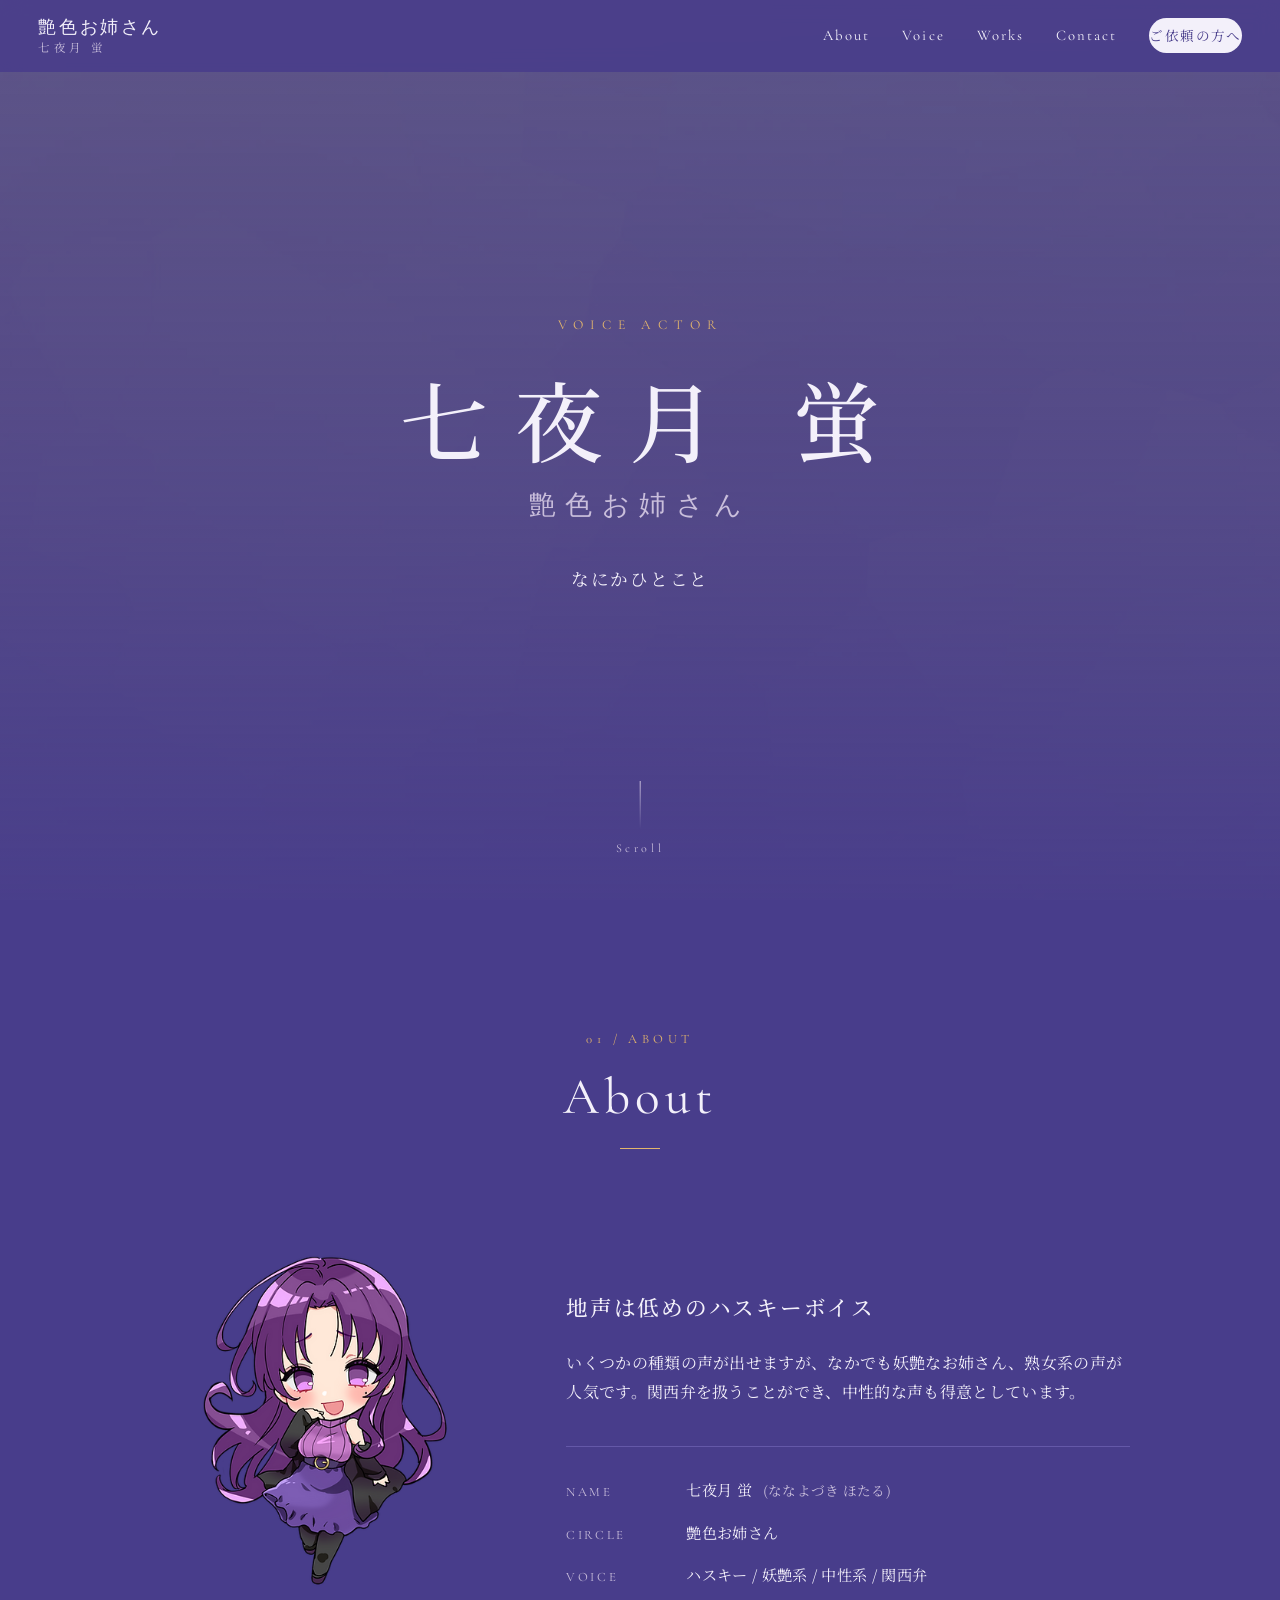
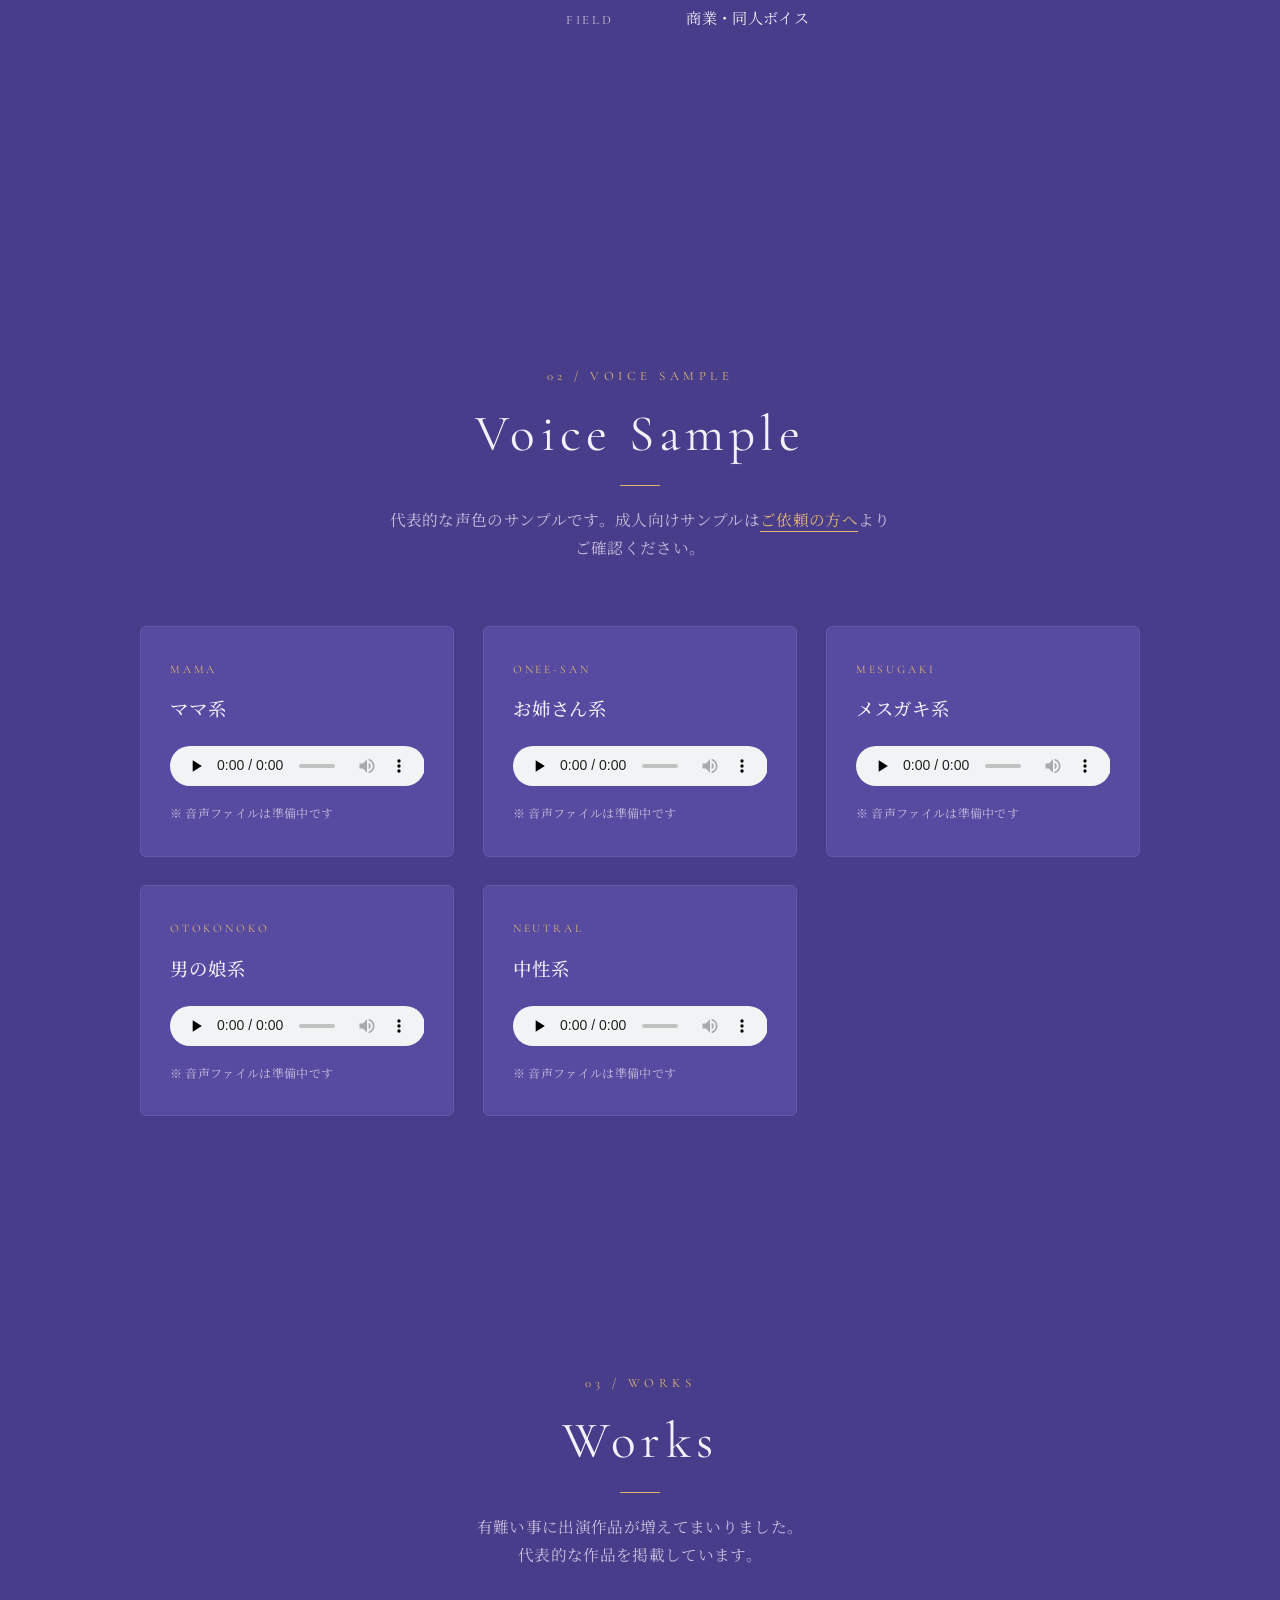
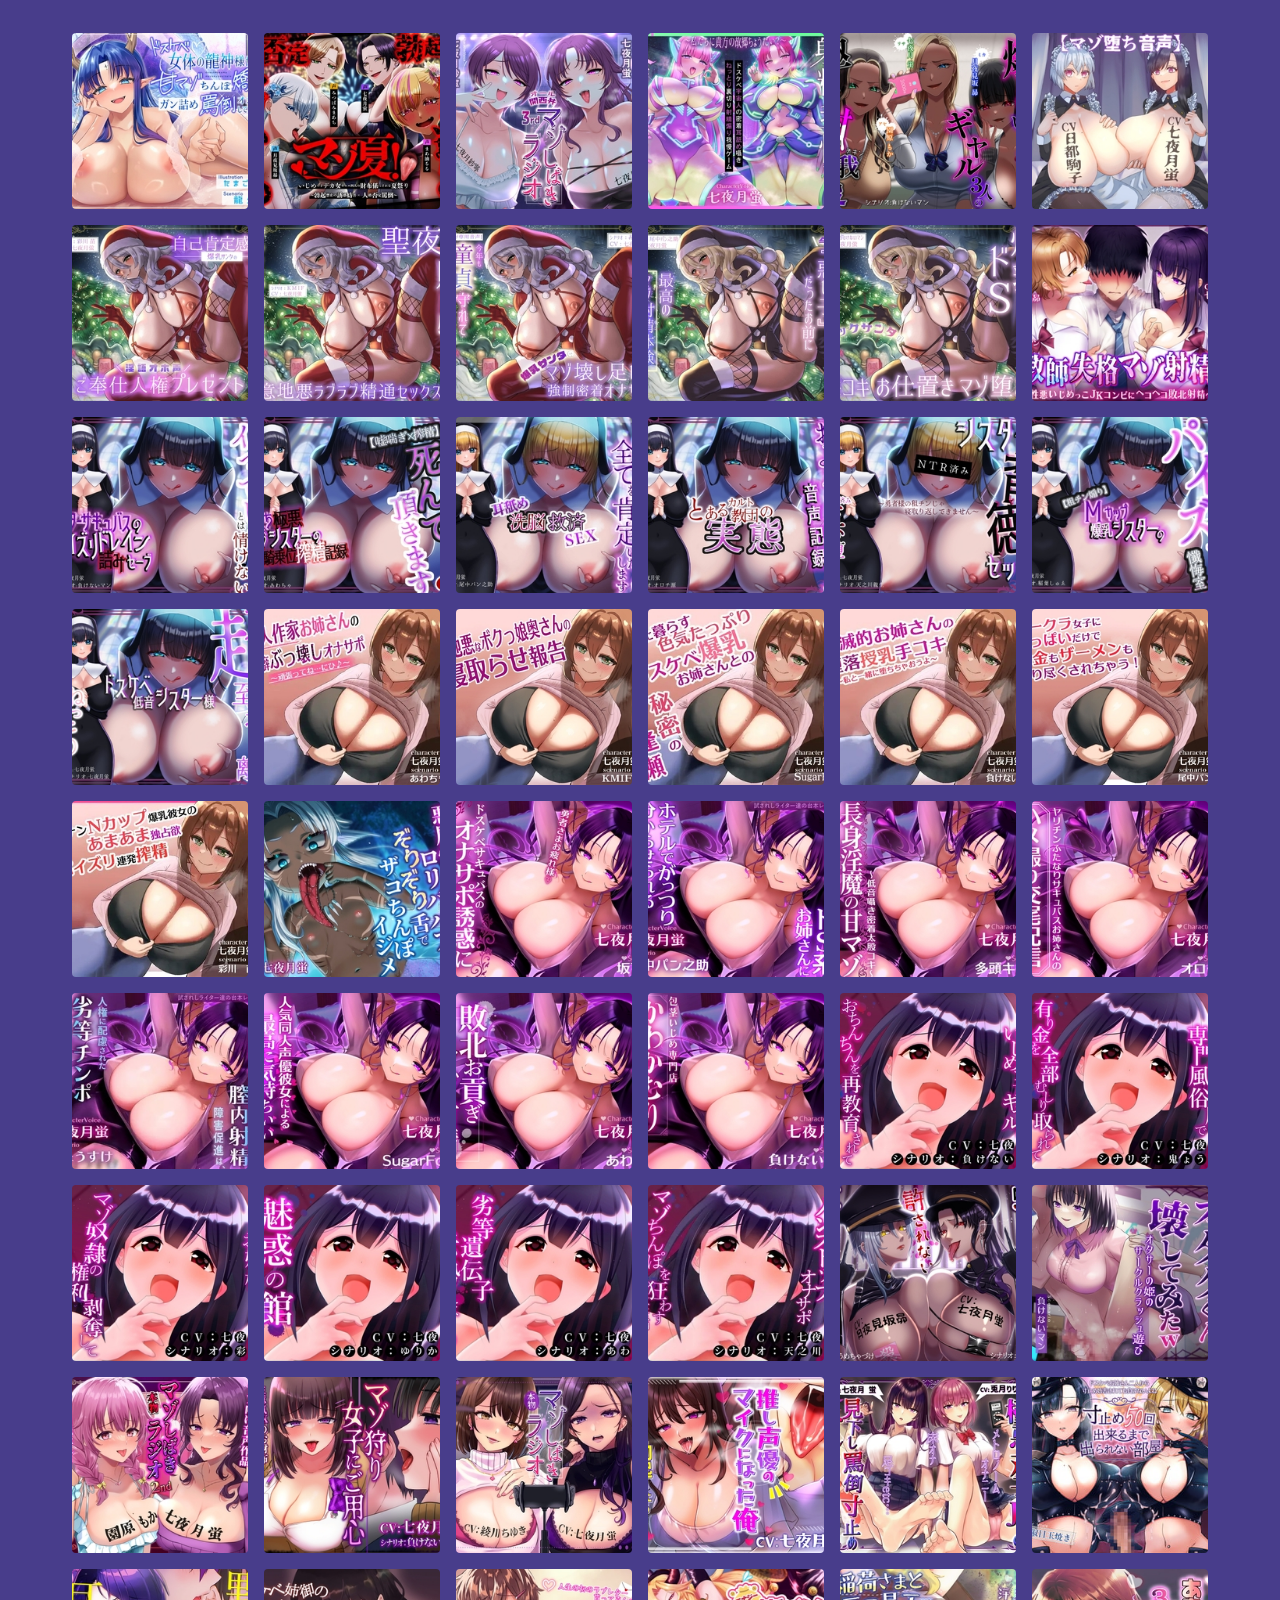
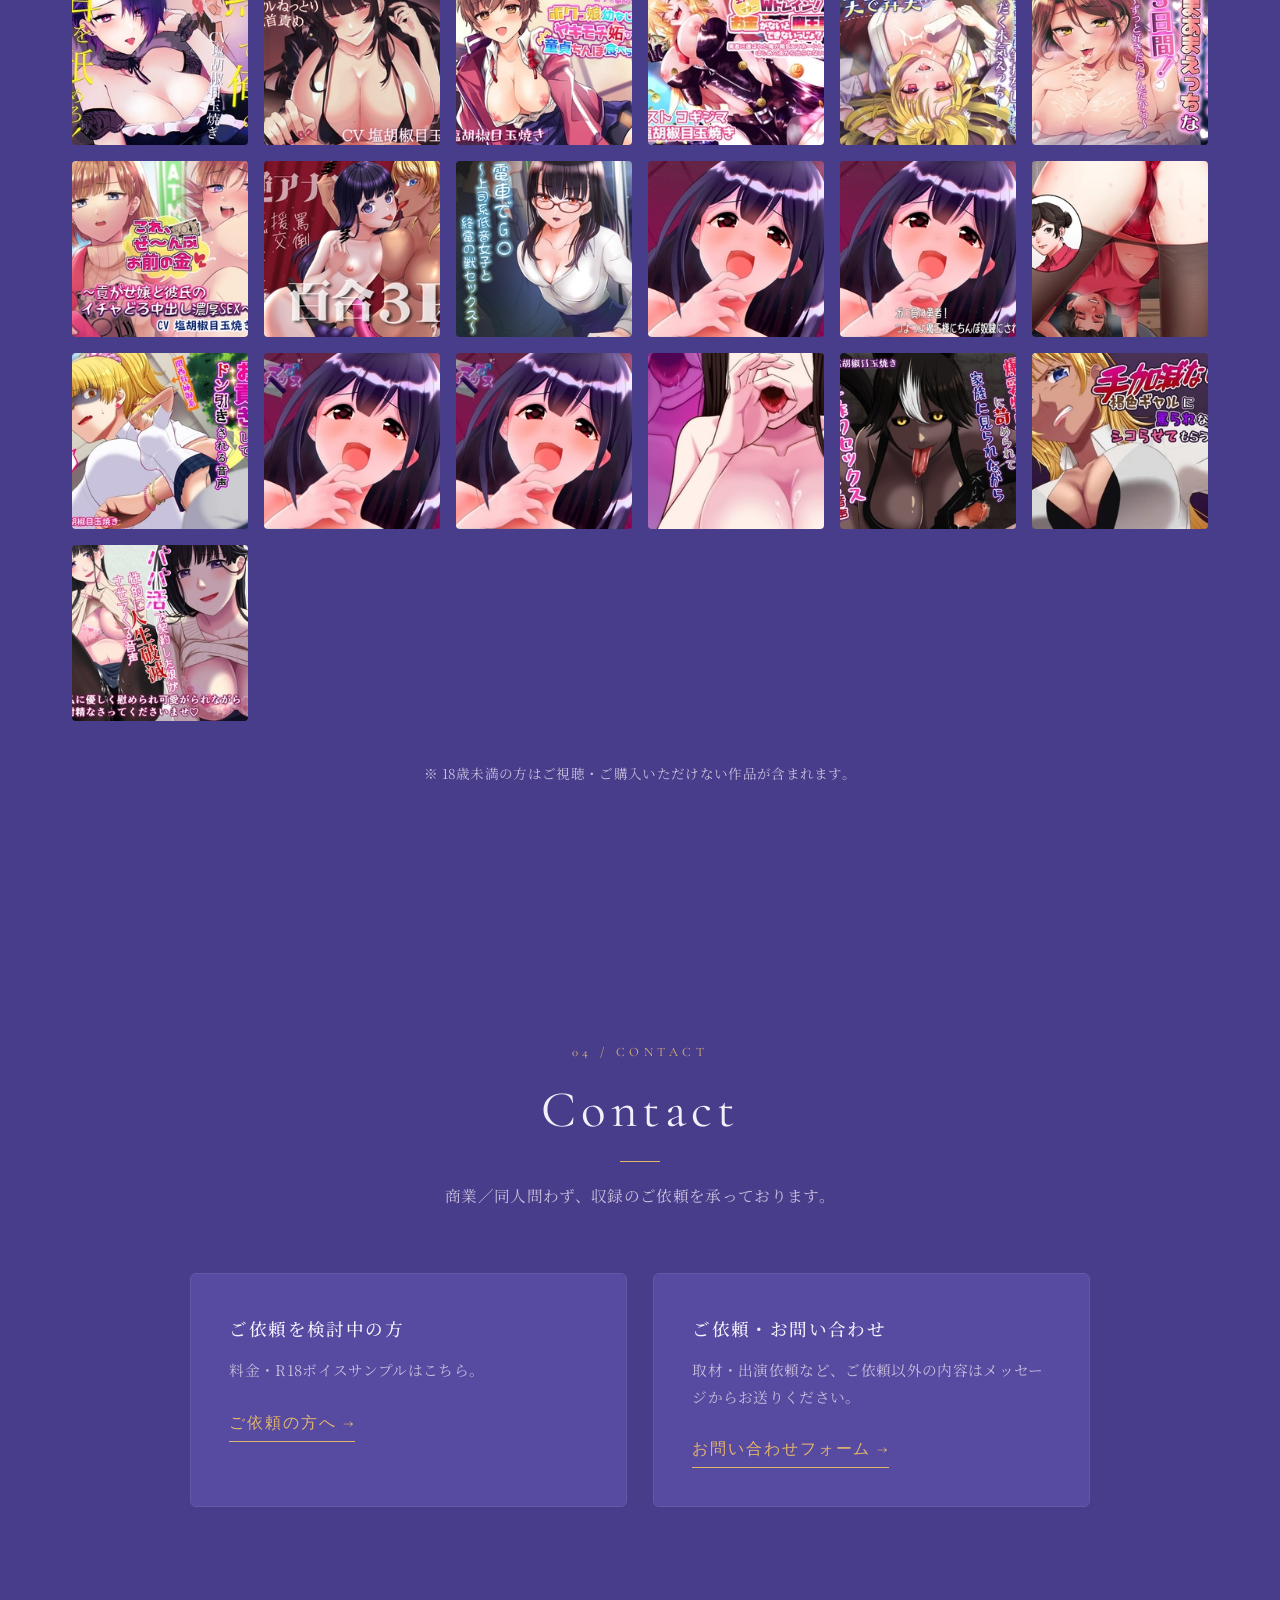
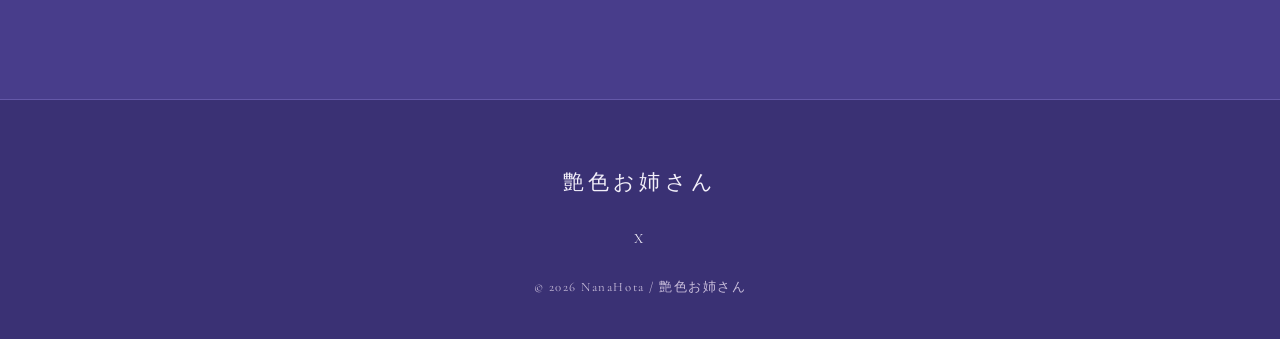
<file: index.html>
<!DOCTYPE html>
<html lang="ja">
<head>
  <meta charset="UTF-8">
  <meta name="viewport" content="width=device-width, initial-scale=1.0">
  <title>七夜月 蛍 | 艶色お姉さん Official Site</title>
  <meta name="description" content="声優 七夜月 蛍 (ななよづき ほたる) 公式サイト。妖艶なお姉さん系・中性系・関西弁対応。商業／同人問わず収録依頼を承ります。">
  <meta name="theme-color" content="#483d8b">
  <meta property="og:title" content="七夜月 蛍 | 艶色お姉さん Official Site">
  <meta property="og:description" content="声優 七夜月 蛍 公式サイト。ボイスサンプル・出演作品・ご依頼について。">
  <meta property="og:type" content="website">
  <meta property="og:image" content="assets/images/hero-bg.jpg">
  <meta name="twitter:card" content="summary_large_image">
  <link rel="icon" type="image/png" href="assets/images/logo.png">
  <link rel="preconnect" href="https://fonts.googleapis.com">
  <link rel="preconnect" href="https://fonts.gstatic.com" crossorigin>
  <link href="https://fonts.googleapis.com/css2?family=Cormorant+Garamond:wght@300;400;500&family=Noto+Serif+JP:wght@300;400;500;600&display=swap" rel="stylesheet">
  <link rel="stylesheet" href="styles.css">
  <script type="application/ld+json">
  {
    "@context": "https://schema.org",
    "@type": "Person",
    "name": "七夜月 蛍",
    "alternateName": "艶色お姉さん",
    "jobTitle": "声優",
    "url": "https://nanayotsukiofflcial.wixsite.com/friedeggs-saltpepper",
    "sameAs": []
  }
  </script>
</head>
<body>
  <header class="site-header" id="siteHeader">
    <a href="#hero" class="site-logo">
      <span class="site-logo__en">艶色お姉さん</span>
      <span class="site-logo__jp">七夜月 蛍</span>
    </a>
    <button class="nav-toggle" aria-expanded="false" aria-controls="primaryNav" aria-label="メニューを開く">
      <span></span><span></span><span></span>
    </button>
    <nav class="site-nav" id="primaryNav" aria-label="メインナビゲーション">
      <a href="#about">About</a>
      <a href="#voice">Voice</a>
      <a href="#works">Works</a>
      <a href="#contact">Contact</a>
      <a href="pages/order.html" class="site-nav__cta">ご依頼の方へ</a>
    </nav>
  </header>

  <main>
    <section id="hero" class="hero">
      <div class="hero__bg" aria-hidden="true"></div>
      <div class="hero__inner">
        <p class="hero__kicker">Voice Actor</p>
        <h1 class="hero__name">
          <span class="hero__name-jp">七夜月 蛍</span>
          <span class="hero__name-en">艶色お姉さん</span>
        </h1>
        <p class="hero__tagline">なにかひとこと</p>
      </div>
      <a href="#about" class="hero__scroll" aria-label="下へスクロール">
        <span></span>Scroll
      </a>
    </section>

    <section id="about" class="section section--about reveal">
      <div class="section__head">
        <p class="section__kicker">01 / About</p>
        <h2 class="section__title">About</h2>
      </div>
      <div class="about__grid">
        <figure class="about__visual">
          <img src="assets/images/hotaru-chibi.png" alt="七夜月 蛍 キャラクターイラスト" loading="lazy">
        </figure>
        <div class="about__body">
          <p class="about__lead">地声は低めのハスキーボイス</p>
          <p>いくつかの種類の声が出せますが、なかでも妖艶なお姉さん、熟女系の声が人気です。関西弁を扱うことができ、中性的な声も得意としています。</p>
          <dl class="about__list">
            <div><dt>Name</dt><dd>七夜月 蛍 <span>(ななよづき ほたる)</span></dd></div>
            <div><dt>Circle</dt><dd>艶色お姉さん</dd></div>
            <div><dt>Voice</dt><dd>ハスキー / 妖艶系 / 中性系 / 関西弁</dd></div>
            <div><dt>Field</dt><dd>商業・同人ボイス</dd></div>
          </dl>
        </div>
      </div>
    </section>

    <section id="voice" class="section section--voice reveal">
      <div class="section__head">
        <p class="section__kicker">02 / Voice Sample</p>
        <h2 class="section__title">Voice Sample</h2>
        <p class="section__lead">代表的な声色のサンプルです。成人向けサンプルは<a href="pages/order.html">ご依頼の方へ</a>よりご確認ください。</p>
      </div>
      <ul class="voice-grid">
        <li class="voice-card">
          <p class="voice-card__tag">Mama</p>
          <h3 class="voice-card__title">ママ系</h3>
          <audio controls preload="none">
            <source src="assets/audio/sample-mama.mp3" type="audio/mpeg">
            お使いのブラウザは音声再生に対応していません。
          </audio>
          <p class="voice-card__note">※ 音声ファイルは準備中です</p>
        </li>
        <li class="voice-card">
          <p class="voice-card__tag">Onee-san</p>
          <h3 class="voice-card__title">お姉さん系</h3>
          <audio controls preload="none">
            <source src="assets/audio/sample-oneesan.mp3" type="audio/mpeg">
            お使いのブラウザは音声再生に対応していません。
          </audio>
          <p class="voice-card__note">※ 音声ファイルは準備中です</p>
        </li>
        <li class="voice-card">
          <p class="voice-card__tag">Mesugaki</p>
          <h3 class="voice-card__title">メスガキ系</h3>
          <audio controls preload="none">
            <source src="assets/audio/sample-mesugaki.mp3" type="audio/mpeg">
            お使いのブラウザは音声再生に対応していません。
          </audio>
          <p class="voice-card__note">※ 音声ファイルは準備中です</p>
        </li>
        <li class="voice-card">
          <p class="voice-card__tag">Otokonoko</p>
          <h3 class="voice-card__title">男の娘系</h3>
          <audio controls preload="none">
            <source src="assets/audio/sample-otokonoko.mp3" type="audio/mpeg">
            お使いのブラウザは音声再生に対応していません。
          </audio>
          <p class="voice-card__note">※ 音声ファイルは準備中です</p>
        </li>
        <li class="voice-card">
          <p class="voice-card__tag">Neutral</p>
          <h3 class="voice-card__title">中性系</h3>
          <audio controls preload="none">
            <source src="assets/audio/sample-neutral.mp3" type="audio/mpeg">
            お使いのブラウザは音声再生に対応していません。
          </audio>
          <p class="voice-card__note">※ 音声ファイルは準備中です</p>
        </li>
      </ul>
    </section>

    <section id="works" class="section section--works reveal">
      <div class="section__head">
        <p class="section__kicker">03 / Works</p>
        <h2 class="section__title">Works</h2>
        <p class="section__lead">有難い事に出演作品が増えてまいりました。<br>代表的な作品を掲載しています。</p>
      </div>
      <ul class="works-grid" id="worksGrid" aria-label="出演作品一覧"></ul>
      <p class="works-note">※ 18歳未満の方はご視聴・ご購入いただけない作品が含まれます。</p>
    </section>

    <section id="contact" class="section section--contact reveal">
      <div class="section__head">
        <p class="section__kicker">04 / Contact</p>
        <h2 class="section__title">Contact</h2>
        <p class="section__lead">商業／同人問わず、収録のご依頼を承っております。</p>
      </div>
      <div class="contact__cards">
        <article class="contact-card">
          <h3>ご依頼を検討中の方</h3>
          <p>料金・R18ボイスサンプルはこちら。</p>
          <a class="contact-card__link" href="pages/order.html">ご依頼の方へ →</a>
        </article>
        <article class="contact-card">
          <h3>ご依頼・お問い合わせ</h3>
          <p>取材・出演依頼など、ご依頼以外の内容はメッセージからお送りください。</p>
          <a class="contact-card__link" href="https://docs.google.com/forms/d/e/1FAIpQLSf1sUUxA01j0aSFU7PTTjr9x-FmSBBeOMj7EZI-ZE_LcSDuUw/viewform" target="_blank" rel="noopener">お問い合わせフォーム →</a>
        </article>
      </div>
    </section>
  </main>

  <footer class="site-footer">
    <div class="site-footer__inner">
      <p class="site-footer__logo">艶色お姉さん</p>
      <ul class="sns-list" aria-label="SNS">
        <li><a href="https://x.com/NanaHota0044" target="_blank" rel="noopener" aria-label="X (Twitter)">X</a></li>
      </ul>
      <p class="copyright">&copy; <span id="year"></span> NanaHota / 艶色お姉さん</p>
    </div>
  </footer>

  <script src="main.js"></script>
</body>
</html>
</file>
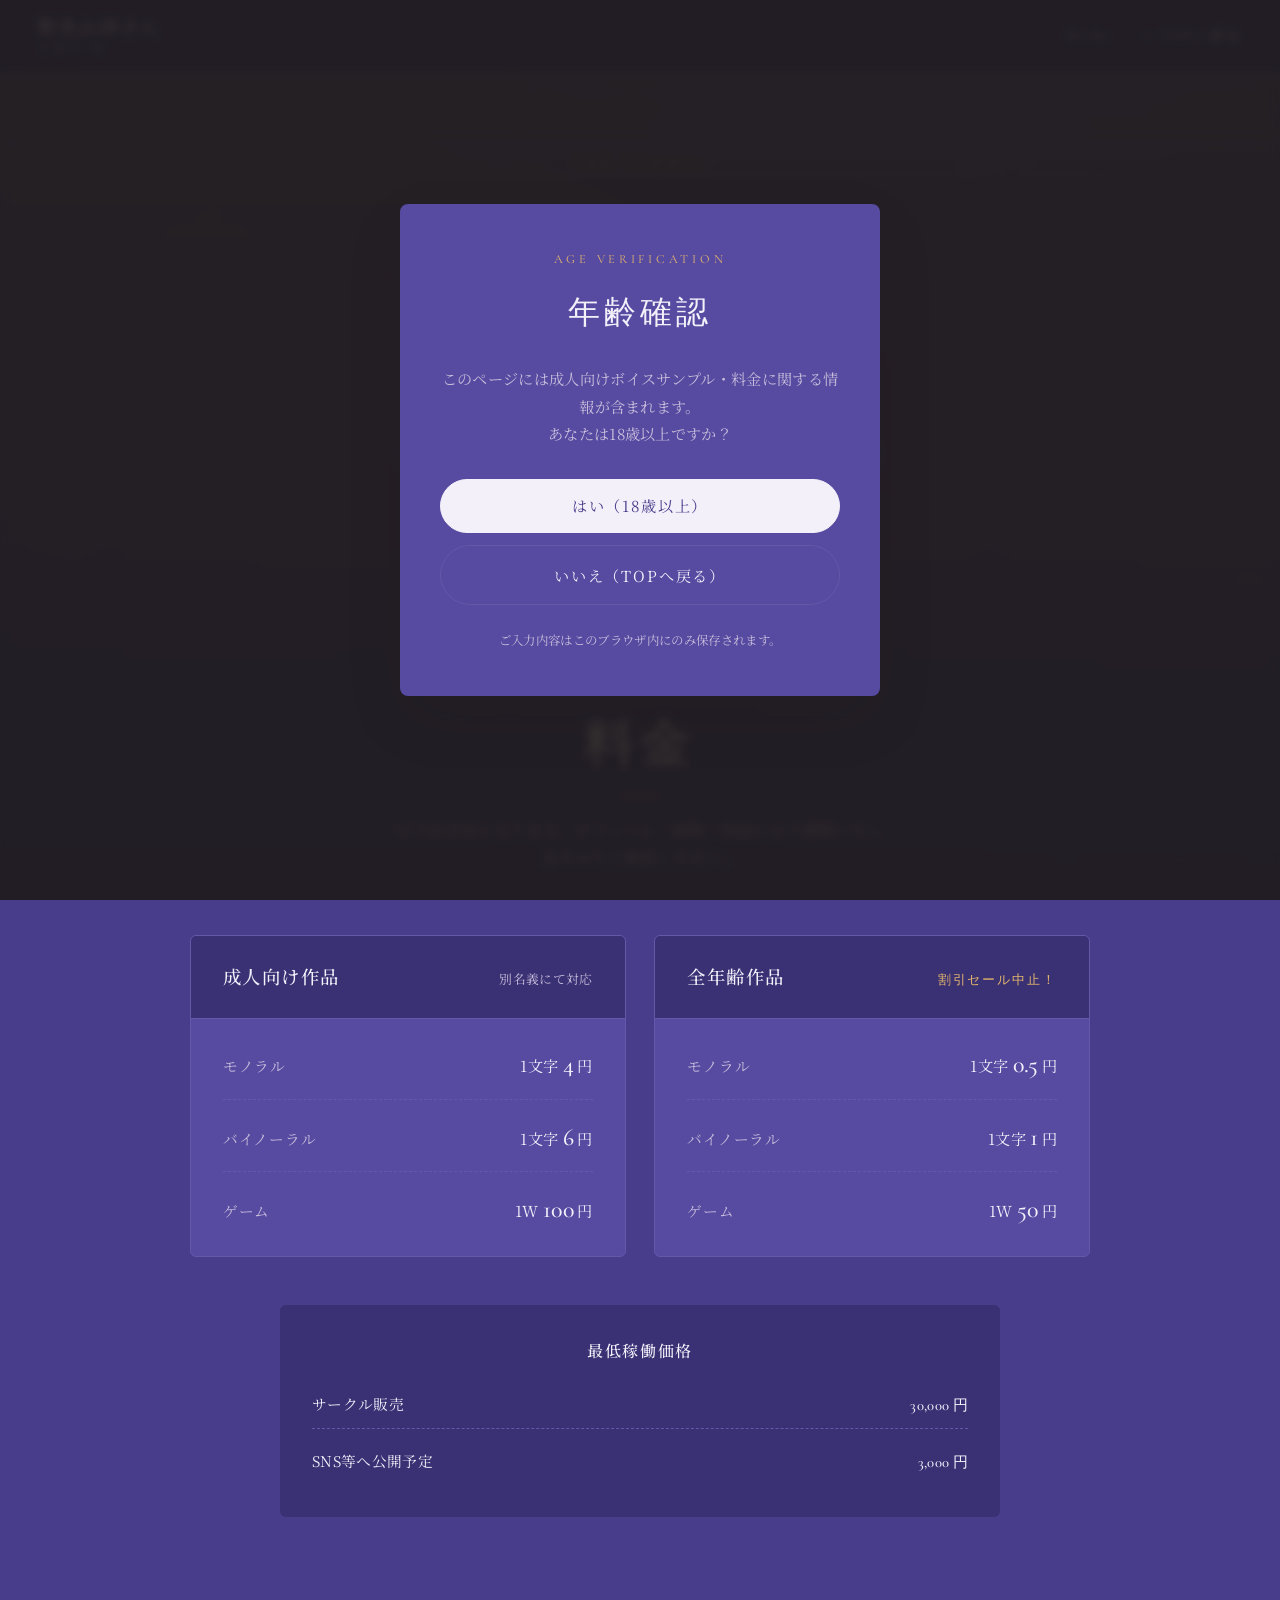
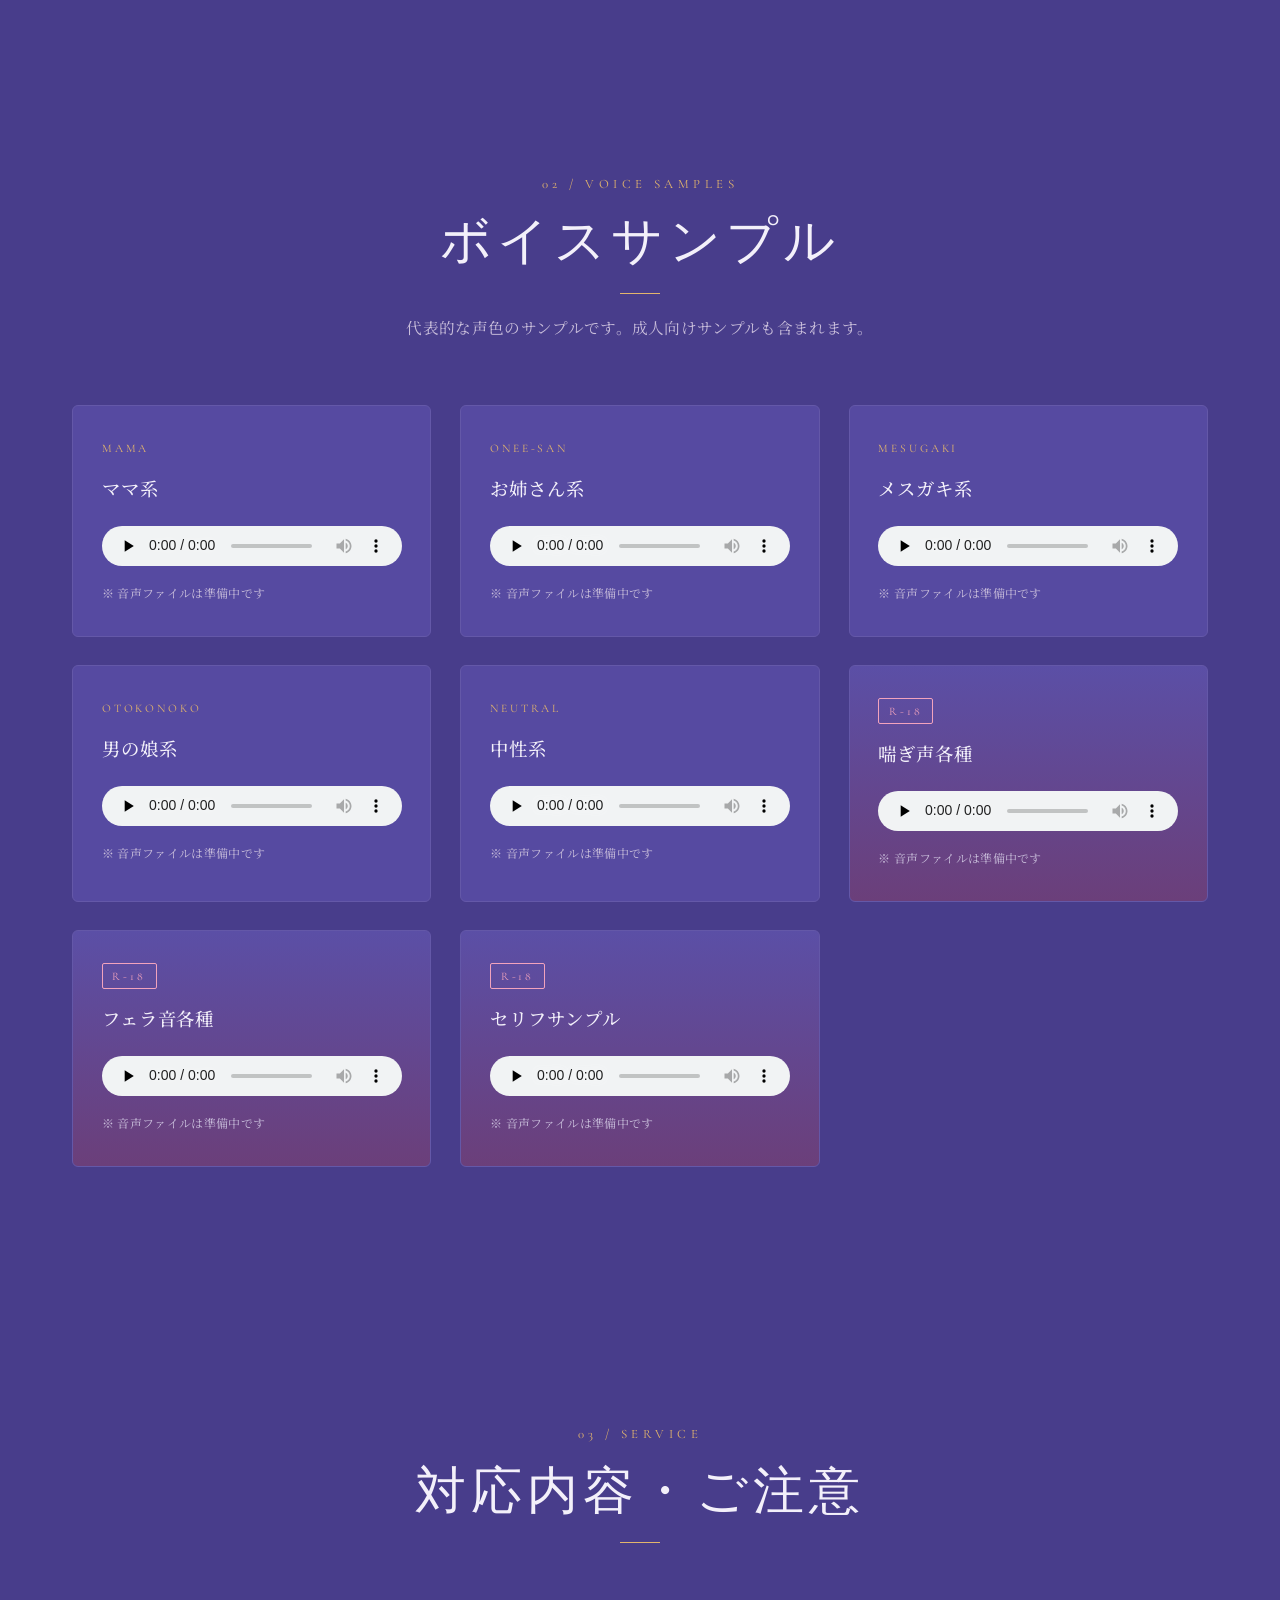
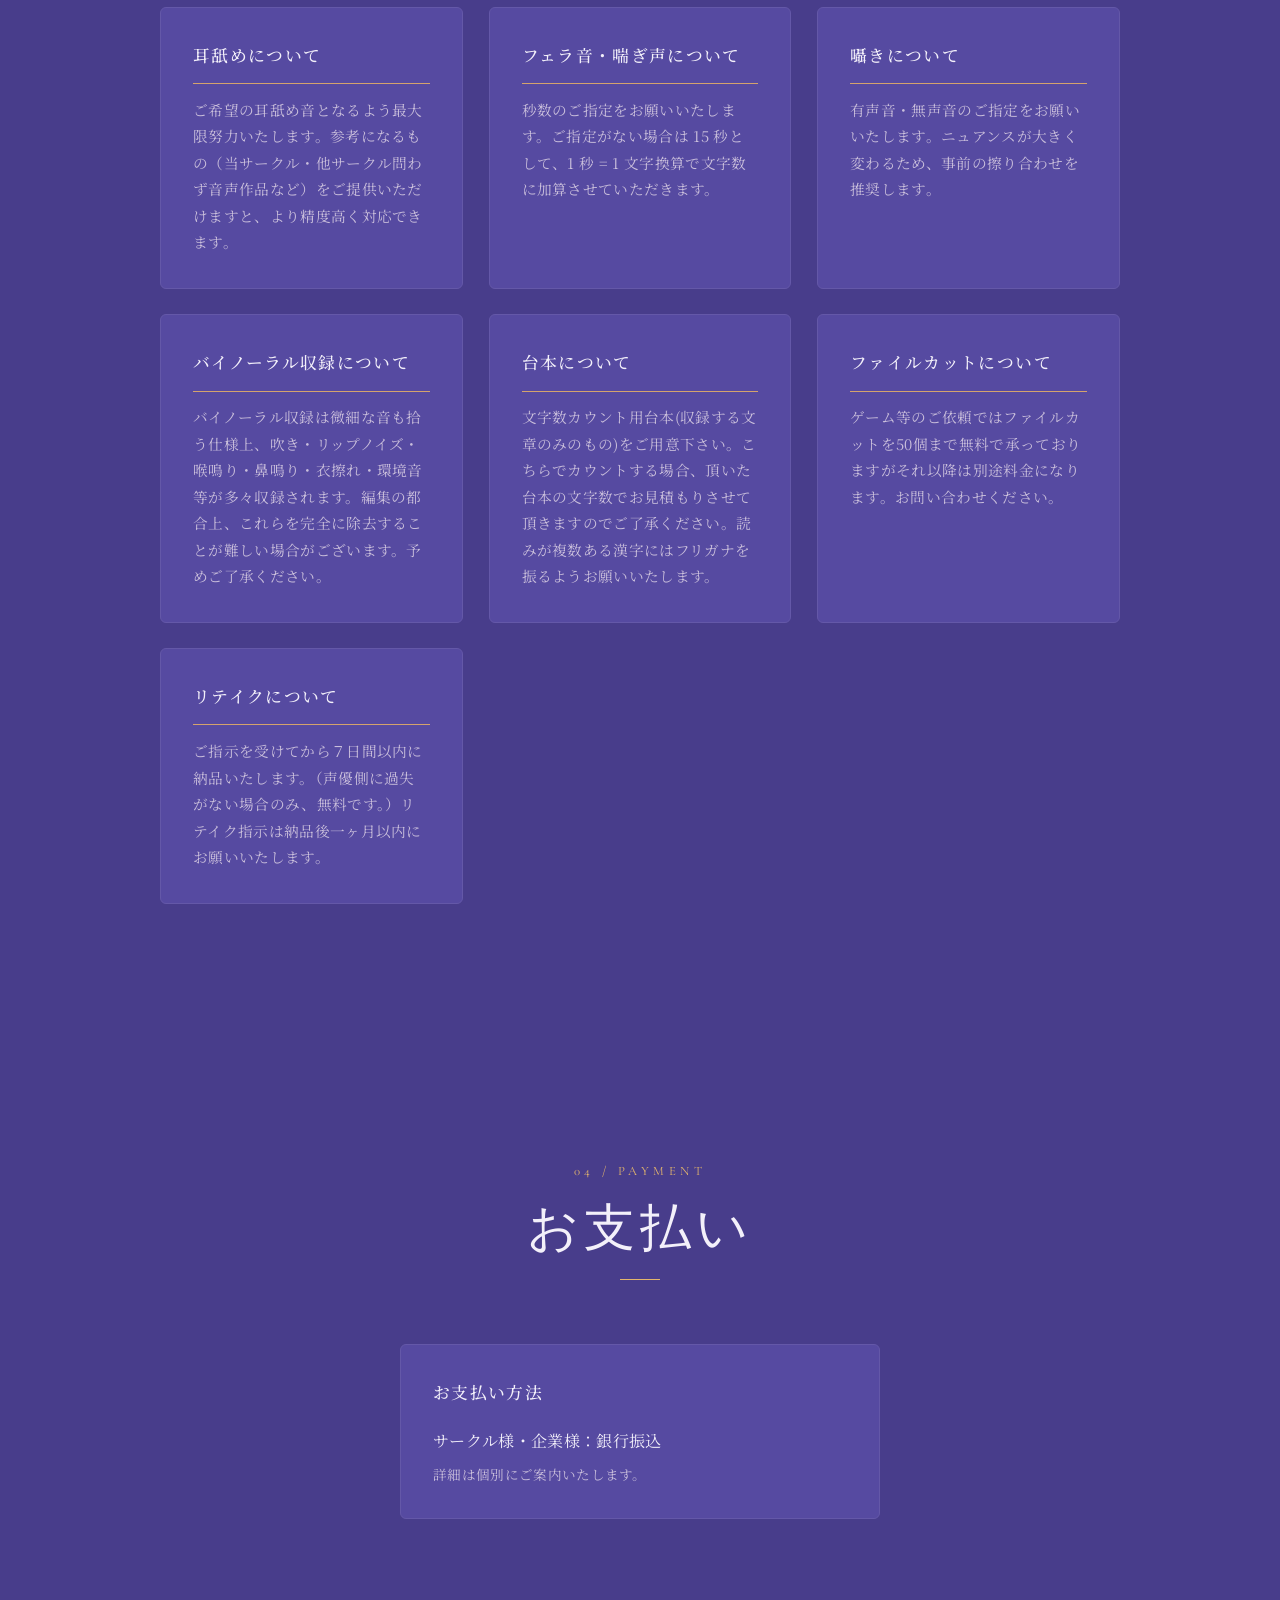
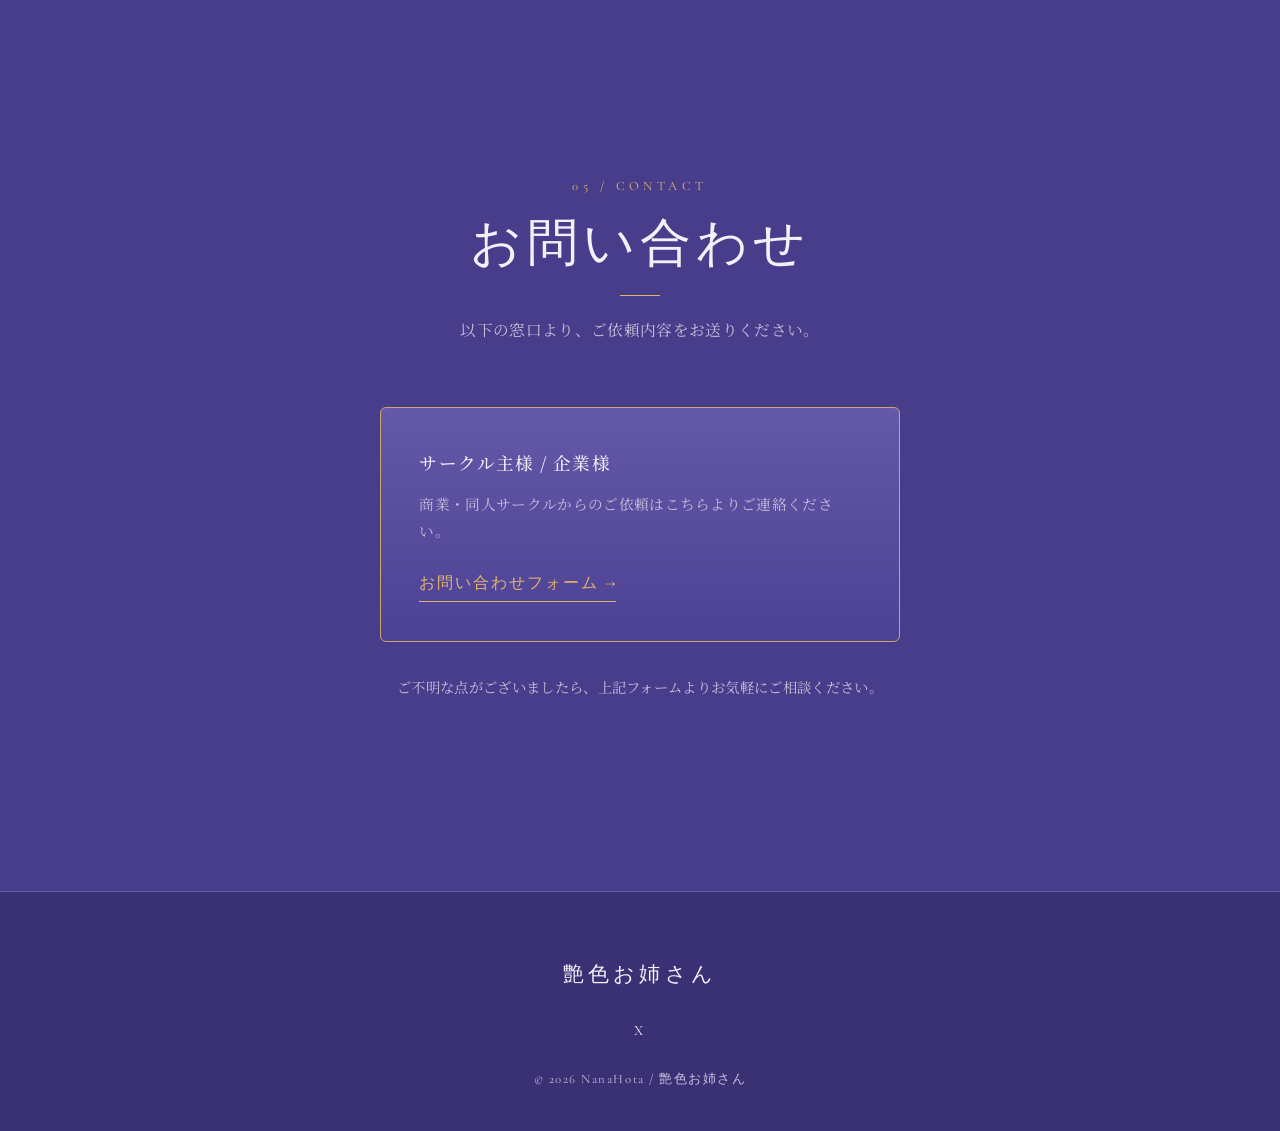
<file: pages/order.html>
<!DOCTYPE html>
<html lang="ja">
<head>
  <meta charset="UTF-8">
  <meta name="viewport" content="width=device-width, initial-scale=1.0">
  <title>ご依頼について | 七夜月 蛍</title>
  <meta name="description" content="声優 七夜月 蛍 へのご依頼について。料金表・ボイスサンプル・収録仕様・お問い合わせ。商業／同人問わず承ります。">
  <meta name="theme-color" content="#483d8b">
  <meta name="robots" content="noindex">
  <link rel="icon" type="image/png" href="../assets/images/logo.png">
  <link rel="preconnect" href="https://fonts.googleapis.com">
  <link rel="preconnect" href="https://fonts.gstatic.com" crossorigin>
  <link href="https://fonts.googleapis.com/css2?family=Cormorant+Garamond:wght@300;400;500&family=Noto+Serif+JP:wght@300;400;500;600&display=swap" rel="stylesheet">
  <link rel="stylesheet" href="../styles.css">
</head>
<body class="is-order">
  <div class="age-gate" id="ageGate" role="dialog" aria-modal="true" aria-labelledby="ageGateTitle">
    <div class="age-gate__card">
      <p class="age-gate__kicker">Age Verification</p>
      <h2 id="ageGateTitle" class="age-gate__title">年齢確認</h2>
      <p class="age-gate__body">
        このページには成人向けボイスサンプル・料金に関する情報が含まれます。<br>
        あなたは18歳以上ですか？
      </p>
      <div class="age-gate__actions">
        <button class="btn btn--primary" id="ageYes">はい（18歳以上）</button>
        <a class="btn btn--ghost" href="../index.html" id="ageNo">いいえ（TOPへ戻る）</a>
      </div>
      <p class="age-gate__note">ご入力内容はこのブラウザ内にのみ保存されます。</p>
    </div>
  </div>

  <header class="site-header site-header--sub">
    <a href="../index.html" class="site-logo">
      <span class="site-logo__en">艶色お姉さん</span>
      <span class="site-logo__jp">七夜月 蛍</span>
    </a>
    <nav class="site-nav site-nav--sub" aria-label="サブナビゲーション">
      <a href="../index.html#works">Works</a>
      <a href="../index.html">← TOPへ戻る</a>
    </nav>
  </header>

  <main class="order">
    <section class="section section--order-hero">
      <div class="order-hero">
        <p class="section__kicker">For Clients</p>
        <h1 class="order-hero__title">ご依頼について</h1>
        <p class="order-hero__lead">商業・同人問わず、収録のご依頼を承っております。<br>下記の内容をご確認の上、お問い合わせください。</p>
        <nav class="order-toc" aria-label="目次">
          <a href="#pricing">料金</a>
          <a href="#samples">サンプル</a>
          <a href="#service">対応内容</a>
          <a href="#delivery">お支払い</a>
          <a href="#order-contact">お問い合わせ</a>
        </nav>
      </div>
    </section>

    <section id="pricing" class="section section--pricing">
      <div class="section__head">
        <p class="section__kicker">01 / Pricing</p>
        <h2 class="section__title">料金</h2>
        <p class="section__lead">以下は目安となります。ボリューム・納期・用途により調整いたしますのでご相談ください。</p>
      </div>

      <div class="pricing-tables">
        <article class="pricing-table">
          <header class="pricing-table__head">
            <h3>成人向け作品</h3>
            <p>別名義にて対応</p>
          </header>
          <dl class="pricing-table__body">
            <div><dt>モノラル</dt><dd>1文字 <strong>4</strong>円</dd></div>
            <div><dt>バイノーラル</dt><dd>1文字 <strong>6</strong>円</dd></div>
            <div><dt>ゲーム</dt><dd>1W <strong>100</strong>円</dd></div>
          </dl>
        </article>

        <article class="pricing-table">
          <header class="pricing-table__head">
            <h3>全年齢作品</h3>
            <p class="pricing-table__badge">割引セール中止！</p>
          </header>
          <dl class="pricing-table__body">
            <div><dt>モノラル</dt><dd>1文字 <strong>0.5</strong>円</dd></div>
            <div><dt>バイノーラル</dt><dd>1文字 <strong>1</strong>円</dd></div>
            <div><dt>ゲーム</dt><dd>1W <strong>50</strong>円</dd></div>
          </dl>
        </article>
      </div>

      <div class="pricing-notes">
        <h3>最低稼働価格</h3>
        <ul>
          <li><span>サークル販売</span><em>30,000 円</em></li>
          <li><span>SNS等へ公開予定</span><em>3,000 円</em></li>
        </ul>
      </div>
    </section>

    <section id="samples" class="section section--samples">
      <div class="section__head">
        <p class="section__kicker">02 / Voice Samples</p>
        <h2 class="section__title">ボイスサンプル</h2>
        <p class="section__lead">代表的な声色のサンプルです。成人向けサンプルも含まれます。</p>
      </div>

      <ul class="voice-grid voice-grid--wide">
        <li class="voice-card">
          <p class="voice-card__tag">Mama</p>
          <h3 class="voice-card__title">ママ系</h3>
          <audio controls preload="none">
            <source src="../assets/audio/sample-mama.mp3" type="audio/mpeg">
          </audio>
          <p class="voice-card__note">※ 音声ファイルは準備中です</p>
        </li>
        <li class="voice-card">
          <p class="voice-card__tag">Onee-san</p>
          <h3 class="voice-card__title">お姉さん系</h3>
          <audio controls preload="none">
            <source src="../assets/audio/sample-oneesan.mp3" type="audio/mpeg">
          </audio>
          <p class="voice-card__note">※ 音声ファイルは準備中です</p>
        </li>
        <li class="voice-card">
          <p class="voice-card__tag">Mesugaki</p>
          <h3 class="voice-card__title">メスガキ系</h3>
          <audio controls preload="none">
            <source src="../assets/audio/sample-mesugaki.mp3" type="audio/mpeg">
          </audio>
          <p class="voice-card__note">※ 音声ファイルは準備中です</p>
        </li>
        <li class="voice-card">
          <p class="voice-card__tag">Otokonoko</p>
          <h3 class="voice-card__title">男の娘系</h3>
          <audio controls preload="none">
            <source src="../assets/audio/sample-otokonoko.mp3" type="audio/mpeg">
          </audio>
          <p class="voice-card__note">※ 音声ファイルは準備中です</p>
        </li>
        <li class="voice-card">
          <p class="voice-card__tag">Neutral</p>
          <h3 class="voice-card__title">中性系</h3>
          <audio controls preload="none">
            <source src="../assets/audio/sample-neutral.mp3" type="audio/mpeg">
          </audio>
          <p class="voice-card__note">※ 音声ファイルは準備中です</p>
        </li>
        <li class="voice-card voice-card--r18">
          <p class="voice-card__tag voice-card__tag--r18">R-18</p>
          <h3 class="voice-card__title">喘ぎ声各種</h3>
          <audio controls preload="none">
            <source src="../assets/audio/sample-r18-aegi.mp3" type="audio/mpeg">
          </audio>
          <p class="voice-card__note">※ 音声ファイルは準備中です</p>
        </li>
        <li class="voice-card voice-card--r18">
          <p class="voice-card__tag voice-card__tag--r18">R-18</p>
          <h3 class="voice-card__title">フェラ音各種</h3>
          <audio controls preload="none">
            <source src="../assets/audio/sample-r18-fella.mp3" type="audio/mpeg">
          </audio>
          <p class="voice-card__note">※ 音声ファイルは準備中です</p>
        </li>
        <li class="voice-card voice-card--r18">
          <p class="voice-card__tag voice-card__tag--r18">R-18</p>
          <h3 class="voice-card__title">セリフサンプル</h3>
          <audio controls preload="none">
            <source src="../assets/audio/sample-r18-serif.mp3" type="audio/mpeg">
          </audio>
          <p class="voice-card__note">※ 音声ファイルは準備中です</p>
        </li>
      </ul>
    </section>

    <section id="service" class="section section--service">
      <div class="section__head">
        <p class="section__kicker">03 / Service</p>
        <h2 class="section__title">対応内容・ご注意</h2>
      </div>

      <div class="service-grid">
        <article class="service-card">
          <h3>耳舐めについて</h3>
          <p>ご希望の耳舐め音となるよう最大限努力いたします。参考になるもの（当サークル・他サークル問わず音声作品など）をご提供いただけますと、より精度高く対応できます。</p>
        </article>
        <article class="service-card">
          <h3>フェラ音・喘ぎ声について</h3>
          <p>秒数のご指定をお願いいたします。ご指定がない場合は 15 秒として、1 秒 = 1 文字換算で文字数に加算させていただきます。</p>
        </article>
        <article class="service-card">
          <h3>囁きについて</h3>
          <p>有声音・無声音のご指定をお願いいたします。ニュアンスが大きく変わるため、事前の擦り合わせを推奨します。</p>
        </article>
        <article class="service-card">
          <h3>バイノーラル収録について</h3>
          <p>バイノーラル収録は微細な音も拾う仕様上、吹き・リップノイズ・喉鳴り・鼻鳴り・衣擦れ・環境音等が多々収録されます。編集の都合上、これらを完全に除去することが難しい場合がございます。予めご了承ください。</p>
        </article>
	<article class="service-card">
          <h3>台本について</h3>
          <p>文字数カウント用台本(収録する文章のみのもの)をご用意下さい。こちらでカウントする場合、頂いた台本の文字数でお見積もりさせて頂きますのでご了承ください。読みが複数ある漢字にはフリガナを振るようお願いいたします。</p>
        </article>
	<article class="service-card">
          <h3>ファイルカットについて</h3>
          <p>ゲーム等のご依頼ではファイルカットを50個まで無料で承っておりますが​それ以降は別途料金になります。お問い合わせください。</p>
        </article>
	<article class="service-card">
          <h3>リテイクについて</h3>
          <p>ご指示を受けてから７日間以内に納品いたします。（声優側に過失がない場合のみ、無料です。）リテイク指示は納品後一ヶ月以内にお願いいたします。</p>
        </article>


      </div>
    </section>

    <section id="delivery" class="section section--delivery">
      <div class="section__head">
        <p class="section__kicker">04 / Payment</p>
        <h2 class="section__title">お支払い</h2>
      </div>
      <div class="delivery-grid delivery-grid--single">
        <article class="delivery-card">
          <h3>お支払い方法</h3>
          <p>サークル様・企業様：銀行振込</p>
          <p class="delivery-card__note">詳細は個別にご案内いたします。</p>
        </article>
      </div>
    </section>

    <section id="order-contact" class="section section--order-contact">
      <div class="section__head">
        <p class="section__kicker">05 / Contact</p>
        <h2 class="section__title">お問い合わせ</h2>
        <p class="section__lead">以下の窓口より、ご依頼内容をお送りください。</p>
      </div>

      <div class="contact__cards contact__cards--single">
        <article class="contact-card contact-card--primary">
          <h3>サークル主様 / 企業様</h3>
          <p>商業・同人サークルからのご依頼はこちらよりご連絡ください。</p>
          <a class="contact-card__link" href="https://docs.google.com/forms/d/e/1FAIpQLSf1sUUxA01j0aSFU7PTTjr9x-FmSBBeOMj7EZI-ZE_LcSDuUw/viewform" target="_blank" rel="noopener">お問い合わせフォーム →</a>
        </article>
      </div>
      <p class="order-note">ご不明な点がございましたら、上記フォームよりお気軽にご相談ください。</p>
    </section>
  </main>

  <footer class="site-footer">
    <div class="site-footer__inner">
      <p class="site-footer__logo">艶色お姉さん</p>
      <ul class="sns-list" aria-label="SNS">
        <li><a href="https://x.com/NanaHota0044" target="_blank" rel="noopener" aria-label="X (Twitter)">X</a></li>
      </ul>
      <p class="copyright">&copy; <span id="year"></span> NanaHota / 艶色お姉さん</p>
    </div>
  </footer>

  <script src="../main.js"></script>
</body>
</html>
</file>
<file: styles.css>
:root {
  --color-bg: #483d8b;
  --color-bg-alt: #3a3174;
  --color-surface: #564aa1;
  --color-text: #f3f0fa;
  --color-muted: #c9bedb;
  --color-line: #6458a8;
  --color-accent: #e3b56c;
  --color-accent-soft: #d4a36c;
  --color-r18: #f2a3bd;

  --font-jp: "Noto Serif JP", "Hiragino Mincho ProN", "Yu Mincho", serif;
  --font-en: "Cormorant Garamond", Georgia, serif;

  --max-width: 1200px;
  --header-height: 72px;

  --shadow-sm: 0 1px 2px rgba(29, 26, 23, 0.04);
  --shadow-md: 0 8px 24px rgba(29, 26, 23, 0.06);
  --shadow-lg: 0 24px 60px rgba(29, 26, 23, 0.09);
}

*, *::before, *::after {
  box-sizing: border-box;
  margin: 0;
  padding: 0;
}

html {
  scroll-behavior: smooth;
  scroll-padding-top: var(--header-height);
}

body {
  font-family: var(--font-jp);
  font-weight: 400;
  color: var(--color-text);
  background-color: var(--color-bg);
  line-height: 1.8;
  letter-spacing: 0.02em;
  -webkit-font-smoothing: antialiased;
  text-rendering: optimizeLegibility;
  position: relative;
  min-height: 100vh;
}

body::before {
  content: "";
  position: fixed;
  inset: 0;
  background: url("assets/images/hero-bg.jpg") center top / cover no-repeat;
  filter: saturate(0.5) brightness(0.55) contrast(1.05);
  opacity: 0.5;
  z-index: -2;
  pointer-events: none;
}

body::after {
  content: "";
  position: fixed;
  inset: 0;
  background: linear-gradient(180deg,
    rgba(72, 61, 139, 0.3) 0%,
    rgba(72, 61, 139, 0.6) 55%,
    rgba(72, 61, 139, 0.95) 100%);
  z-index: -1;
  pointer-events: none;
}

.is-order body::before,
body.is-order::before {
  background-position: center center;
}

img { max-width: 100%; height: auto; display: block; }

a {
  color: inherit;
  text-decoration: none;
  transition: opacity 0.25s ease, color 0.25s ease;
}
a:hover { opacity: 0.65; }
a:focus-visible,
button:focus-visible {
  outline: 2px solid var(--color-accent);
  outline-offset: 3px;
  border-radius: 2px;
}

button {
  font-family: inherit;
  background: none;
  border: 0;
  cursor: pointer;
  color: inherit;
}

/* ========= Header ========= */

.site-header {
  position: fixed;
  inset: 0 0 auto 0;
  z-index: 50;
  height: var(--header-height);
  display: flex;
  justify-content: space-between;
  align-items: center;
  padding: 0 2.4rem;
  background: rgba(72, 61, 139, 0.85);
  backdrop-filter: blur(10px);
  -webkit-backdrop-filter: blur(10px);
  border-bottom: 1px solid transparent;
  transition: background 0.3s ease, border-color 0.3s ease, box-shadow 0.3s ease;
}
.site-header.is-scrolled {
  background: rgba(72, 61, 139, 0.96);
  border-bottom-color: var(--color-line);
  box-shadow: var(--shadow-sm);
}
.site-header--sub {
  position: sticky;
  background: rgba(72, 61, 139, 0.96);
  border-bottom: 1px solid var(--color-line);
}

.site-logo {
  display: flex;
  flex-direction: column;
  line-height: 1.1;
}
.site-logo__en {
  font-family: var(--font-en);
  font-size: 1.15rem;
  letter-spacing: 0.14em;
}
.site-logo__jp {
  font-size: 0.72rem;
  letter-spacing: 0.3em;
  color: var(--color-muted);
  margin-top: 0.2rem;
}

.site-nav {
  display: flex;
  align-items: center;
  gap: 2rem;
  font-family: var(--font-en);
  font-size: 0.92rem;
  letter-spacing: 0.14em;
}
.site-nav a {
  position: relative;
  padding: 0.3rem 0;
}
.site-nav a:not(.site-nav__cta)::after {
  content: "";
  position: absolute;
  left: 50%;
  bottom: 0;
  width: 0;
  height: 1px;
  background: var(--color-accent);
  transition: width 0.3s ease, left 0.3s ease;
}
.site-nav a:not(.site-nav__cta):hover {
  opacity: 1;
}
.site-nav a:not(.site-nav__cta):hover::after {
  width: 100%;
  left: 0;
}

.site-nav__cta {
  font-family: var(--font-jp);
  font-size: 0.85rem;
  letter-spacing: 0.1em;
  background: var(--color-text);
  color: var(--color-bg);
  padding: 0.65rem 1.3rem;
  border-radius: 999px;
  transition: background 0.25s ease;
}
.site-nav__cta:hover {
  opacity: 1;
  background: var(--color-accent);
}

.nav-toggle {
  display: none;
  width: 32px;
  height: 32px;
  position: relative;
  z-index: 50;
}
.nav-toggle span {
  position: absolute;
  left: 4px;
  right: 4px;
  height: 1px;
  background: var(--color-text);
  transition: transform 0.3s ease, opacity 0.3s ease, top 0.3s ease;
}
.nav-toggle span:nth-child(1) { top: 10px; }
.nav-toggle span:nth-child(2) { top: 16px; }
.nav-toggle span:nth-child(3) { top: 22px; }
.nav-toggle[aria-expanded="true"] span:nth-child(1) { top: 16px; transform: rotate(45deg); }
.nav-toggle[aria-expanded="true"] span:nth-child(2) { opacity: 0; }
.nav-toggle[aria-expanded="true"] span:nth-child(3) { top: 16px; transform: rotate(-45deg); }

/* ========= Hero ========= */

.hero {
  position: relative;
  min-height: 100vh;
  display: flex;
  align-items: center;
  justify-content: center;
  padding: calc(var(--header-height) + 2rem) 2rem 6rem;
  text-align: center;
  overflow: hidden;
}
.hero__bg {
  display: none;
}
.hero__inner {
  position: relative;
  z-index: 1;
  animation: fadeUp 1.2s ease both;
}
.hero__kicker {
  font-family: var(--font-en);
  letter-spacing: 0.5em;
  color: var(--color-accent);
  font-size: 0.85rem;
  margin-bottom: 2rem;
  text-transform: uppercase;
}
.hero__name {
  display: flex;
  flex-direction: column;
  align-items: center;
  gap: 1rem;
  margin-bottom: 2rem;
}
.hero__name-jp {
  font-size: clamp(2.6rem, 7vw, 5.5rem);
  font-weight: 500;
  letter-spacing: 0.3em;
  padding-left: 0.3em;
  line-height: 1.1;
}
.hero__name-en {
  font-family: var(--font-en);
  font-weight: 300;
  font-size: clamp(1.1rem, 2.2vw, 1.7rem);
  letter-spacing: 0.35em;
  color: var(--color-muted);
  text-transform: none;
}
.hero__tagline {
  color: var(--color-text);
  font-size: clamp(0.95rem, 1.4vw, 1.1rem);
  letter-spacing: 0.1em;
  max-width: 34ch;
  margin: 0 auto;
}

.hero__scroll {
  position: absolute;
  left: 50%;
  bottom: 2.5rem;
  transform: translateX(-50%);
  z-index: 2;
  font-family: var(--font-en);
  font-size: 0.75rem;
  letter-spacing: 0.3em;
  color: var(--color-muted);
  display: flex;
  flex-direction: column;
  align-items: center;
  gap: 0.6rem;
}
.hero__scroll span {
  display: block;
  width: 1px;
  height: 48px;
  background: linear-gradient(var(--color-muted), transparent);
  animation: scrollLine 2.2s ease-in-out infinite;
}

@keyframes scrollLine {
  0% { transform: scaleY(0); transform-origin: top; }
  50% { transform: scaleY(1); transform-origin: top; }
  51% { transform: scaleY(1); transform-origin: bottom; }
  100% { transform: scaleY(0); transform-origin: bottom; }
}

@keyframes fadeUp {
  from { opacity: 0; transform: translateY(24px); }
  to { opacity: 1; transform: translateY(0); }
}

/* ========= Sections (common) ========= */

.section {
  max-width: var(--max-width);
  margin: 0 auto;
  padding: 8rem 2rem;
}
.section__head {
  text-align: center;
  margin-bottom: 4rem;
}
.section__kicker {
  font-family: var(--font-en);
  color: var(--color-accent);
  letter-spacing: 0.35em;
  font-size: 0.8rem;
  margin-bottom: 1rem;
  text-transform: uppercase;
}
.section__title {
  font-family: var(--font-en);
  font-weight: 400;
  font-size: clamp(2.2rem, 4vw, 3.2rem);
  letter-spacing: 0.1em;
  margin-bottom: 1.2rem;
  line-height: 1.2;
}
.section__title::after {
  content: "";
  display: block;
  width: 40px;
  height: 1px;
  background: var(--color-accent);
  margin: 1.2rem auto 0;
}
.section__lead {
  color: var(--color-muted);
  font-size: 0.98rem;
  max-width: 56ch;
  margin: 0 auto;
}
.section__lead a {
  color: var(--color-accent);
  border-bottom: 1px solid currentColor;
  padding-bottom: 1px;
}

.reveal {
  opacity: 0;
  transform: translateY(32px);
  transition: opacity 0.9s ease, transform 0.9s ease;
}
.reveal.is-visible {
  opacity: 1;
  transform: none;
}
@media (prefers-reduced-motion: reduce) {
  .reveal { opacity: 1; transform: none; }
  .hero__inner { animation: none; }
  .hero__scroll span { animation: none; }
  html { scroll-behavior: auto; }
}

/* ========= About ========= */

.about__grid {
  display: grid;
  grid-template-columns: minmax(240px, 1fr) 1.6fr;
  gap: 4rem;
  align-items: center;
  max-width: 980px;
  margin: 0 auto;
}
.about__visual {
  display: flex;
  justify-content: center;
  align-items: center;
}
.about__visual img {
  width: 100%;
  height: auto;
  object-fit: contain;
}
.about__body {
  font-size: 1rem;
}
.about__lead {
  font-size: 1.35rem;
  font-weight: 500;
  letter-spacing: 0.08em;
  margin-bottom: 1.5rem;
  line-height: 1.6;
}
.about__list {
  margin-top: 2.5rem;
  display: grid;
  gap: 0.9rem;
  border-top: 1px solid var(--color-line);
  padding-top: 1.8rem;
}
.about__list > div {
  display: grid;
  grid-template-columns: 6rem 1fr;
  gap: 1.5rem;
  align-items: baseline;
  font-size: 0.95rem;
}
.about__list dt {
  font-family: var(--font-en);
  letter-spacing: 0.2em;
  font-size: 0.8rem;
  color: var(--color-muted);
  text-transform: uppercase;
}
.about__list dd span {
  color: var(--color-muted);
  font-size: 0.85rem;
  margin-left: 0.4rem;
}

/* ========= Voice Sample ========= */

.voice-grid {
  list-style: none;
  display: grid;
  grid-template-columns: repeat(auto-fit, minmax(280px, 1fr));
  gap: 1.8rem;
  max-width: 1000px;
  margin: 0 auto;
}
.voice-grid--wide {
  max-width: var(--max-width);
}
.voice-card {
  background: var(--color-surface);
  border: 1px solid var(--color-line);
  border-radius: 6px;
  padding: 2rem 1.8rem;
  transition: transform 0.3s ease, box-shadow 0.3s ease, border-color 0.3s ease;
  display: flex;
  flex-direction: column;
  gap: 0.8rem;
}
.voice-card:hover {
  transform: translateY(-3px);
  box-shadow: var(--shadow-md);
  border-color: var(--color-accent-soft);
}
.voice-card__tag {
  font-family: var(--font-en);
  letter-spacing: 0.25em;
  font-size: 0.72rem;
  color: var(--color-accent);
  text-transform: uppercase;
}
.voice-card__tag--r18 {
  color: var(--color-r18);
  border: 1px solid var(--color-r18);
  display: inline-block;
  padding: 0.1rem 0.6rem;
  border-radius: 2px;
  align-self: flex-start;
}
.voice-card__title {
  font-size: 1.15rem;
  font-weight: 500;
  letter-spacing: 0.05em;
}
.voice-card__desc {
  color: var(--color-muted);
  font-size: 0.9rem;
  flex-grow: 1;
}
.voice-card audio {
  width: 100%;
  margin-top: 0.5rem;
  height: 40px;
}
.voice-card__note {
  font-size: 0.75rem;
  color: var(--color-muted);
  margin-top: 0.2rem;
}
.voice-card--r18 {
  background: linear-gradient(180deg, #5b4fa6 0%, #6b3f7a 100%);
}

/* ========= Works ========= */

.works-grid {
  list-style: none;
  display: grid;
  grid-template-columns: repeat(auto-fill, minmax(160px, 1fr));
  gap: 1rem;
}
.work-item {
  position: relative;
  aspect-ratio: 1 / 1;
  overflow: hidden;
  border-radius: 4px;
  background: var(--color-bg-alt);
}
.work-item img {
  width: 100%;
  height: 100%;
  object-fit: cover;
  transition: transform 0.6s ease, filter 0.6s ease;
}
.work-item::after {
  content: "";
  position: absolute;
  inset: 0;
  background: linear-gradient(180deg, transparent 55%, rgba(29, 26, 23, 0.75) 100%);
  opacity: 0;
  transition: opacity 0.3s ease;
}
.work-item:hover img {
  transform: scale(1.06);
  filter: saturate(1.05);
}
.work-item:hover::after { opacity: 1; }
.work-item__code {
  position: absolute;
  left: 0.8rem;
  bottom: 0.7rem;
  color: #fff;
  font-family: var(--font-en);
  font-size: 0.75rem;
  letter-spacing: 0.12em;
  opacity: 0;
  transform: translateY(6px);
  transition: opacity 0.3s ease, transform 0.3s ease;
  z-index: 1;
}
.work-item:hover .work-item__code {
  opacity: 1;
  transform: translateY(0);
}
.works-note {
  text-align: center;
  color: var(--color-muted);
  font-size: 0.85rem;
  margin-top: 2.5rem;
}

/* ========= Equipment ========= */

.equipment-list {
  list-style: none;
  display: grid;
  grid-template-columns: repeat(auto-fit, minmax(220px, 1fr));
  gap: 2rem;
  max-width: 720px;
  margin: 0 auto;
  text-align: center;
}
.equipment-list li {
  padding: 2.5rem 2rem;
  border: 1px solid var(--color-line);
  border-radius: 6px;
  background: var(--color-surface);
}
.equipment-list__label {
  font-family: var(--font-en);
  font-size: 0.8rem;
  letter-spacing: 0.25em;
  color: var(--color-muted);
  text-transform: uppercase;
  margin-bottom: 0.8rem;
}
.equipment-list__value {
  font-family: var(--font-en);
  font-size: 1.6rem;
  letter-spacing: 0.1em;
}

/* ========= Contact ========= */

.contact__cards {
  display: grid;
  grid-template-columns: repeat(auto-fit, minmax(280px, 1fr));
  gap: 1.6rem;
  max-width: 900px;
  margin: 0 auto;
}
.contact-card {
  background: var(--color-surface);
  border: 1px solid var(--color-line);
  border-radius: 6px;
  padding: 2.4rem;
  text-align: left;
  transition: border-color 0.3s ease, transform 0.3s ease, box-shadow 0.3s ease;
}
.contact-card:hover {
  border-color: var(--color-accent-soft);
  transform: translateY(-3px);
  box-shadow: var(--shadow-md);
}
.contact-card--primary {
  background: linear-gradient(180deg, #6458a8 0%, #4d4194 100%);
  border-color: var(--color-accent-soft);
}
.contact-card h3 {
  font-size: 1.1rem;
  font-weight: 500;
  letter-spacing: 0.08em;
  margin-bottom: 0.8rem;
}
.contact-card p {
  color: var(--color-muted);
  font-size: 0.92rem;
  margin-bottom: 1.5rem;
}
.contact-card__link {
  font-family: var(--font-en);
  color: var(--color-accent);
  letter-spacing: 0.12em;
  border-bottom: 1px solid var(--color-accent);
  padding-bottom: 0.2rem;
  display: inline-block;
}

/* ========= Footer ========= */

.site-footer {
  margin-top: 4rem;
  padding: 4rem 2rem 2.5rem;
  border-top: 1px solid var(--color-line);
  background: var(--color-bg-alt);
}
.site-footer__inner {
  max-width: var(--max-width);
  margin: 0 auto;
  text-align: center;
  display: grid;
  gap: 1.5rem;
}
.site-footer__logo {
  font-family: var(--font-en);
  font-size: 1.3rem;
  letter-spacing: 0.2em;
}
.sns-list {
  list-style: none;
  display: flex;
  justify-content: center;
  gap: 2rem;
  font-family: var(--font-en);
  letter-spacing: 0.15em;
  font-size: 0.9rem;
}
.copyright {
  color: var(--color-muted);
  font-size: 0.8rem;
  font-family: var(--font-en);
  letter-spacing: 0.12em;
}

/* ========= Order Page ========= */

.is-order { padding-top: 0; }
.order { padding-top: 0; }

.site-nav--sub {
  font-size: 0.9rem;
}

.section--order-hero {
  padding-top: 5rem;
  padding-bottom: 4rem;
}
.order-hero {
  max-width: 900px;
  margin: 0 auto;
  text-align: center;
}
.order-hero__title {
  font-size: clamp(2.4rem, 5vw, 3.5rem);
  font-weight: 500;
  letter-spacing: 0.15em;
  margin: 1.2rem 0 1.5rem;
}
.order-hero__lead {
  color: var(--color-muted);
  font-size: 1rem;
  margin-bottom: 3rem;
}
.order-toc {
  display: inline-flex;
  flex-wrap: wrap;
  justify-content: center;
  gap: 0.4rem 1.5rem;
  padding: 1rem 1.8rem;
  border: 1px solid var(--color-line);
  border-radius: 999px;
  font-family: var(--font-en);
  font-size: 0.85rem;
  letter-spacing: 0.18em;
  background: var(--color-surface);
}

.pricing-tables {
  display: grid;
  grid-template-columns: repeat(auto-fit, minmax(300px, 1fr));
  gap: 1.8rem;
  max-width: 900px;
  margin: 0 auto 3rem;
}
.pricing-table {
  background: var(--color-surface);
  border: 1px solid var(--color-line);
  border-radius: 6px;
  overflow: hidden;
}
.pricing-table__head {
  padding: 1.5rem 2rem;
  background: var(--color-bg-alt);
  border-bottom: 1px solid var(--color-line);
  display: flex;
  justify-content: space-between;
  align-items: baseline;
  gap: 1rem;
}
.pricing-table__head h3 {
  font-size: 1.15rem;
  font-weight: 500;
  letter-spacing: 0.08em;
}
.pricing-table__head p {
  font-size: 0.8rem;
  color: var(--color-muted);
}
.pricing-table__badge {
  color: var(--color-accent) !important;
  font-family: var(--font-en);
  letter-spacing: 0.15em;
  text-transform: uppercase;
}
.pricing-table__body {
  padding: 1.5rem 2rem;
  display: grid;
  gap: 1rem;
}
.pricing-table__body > div {
  display: flex;
  justify-content: space-between;
  align-items: baseline;
  padding-bottom: 0.8rem;
  border-bottom: 1px dashed var(--color-line);
}
.pricing-table__body > div:last-child {
  border-bottom: 0;
  padding-bottom: 0;
}
.pricing-table__body dt {
  color: var(--color-muted);
  font-size: 0.92rem;
  letter-spacing: 0.05em;
}
.pricing-table__body dd {
  font-size: 0.95rem;
}
.pricing-table__body dd strong {
  font-family: var(--font-en);
  font-size: 1.5rem;
  margin-right: 0.2rem;
  color: var(--color-text);
  font-weight: 500;
}

.pricing-notes {
  max-width: 720px;
  margin: 0 auto;
  padding: 2rem;
  background: var(--color-bg-alt);
  border-radius: 6px;
}
.pricing-notes h3 {
  font-size: 1rem;
  font-weight: 500;
  letter-spacing: 0.1em;
  margin-bottom: 1rem;
  text-align: center;
}
.pricing-notes ul {
  list-style: none;
  display: grid;
  gap: 0.6rem;
}
.pricing-notes li {
  display: flex;
  justify-content: space-between;
  align-items: baseline;
  padding: 0.6rem 0;
  border-bottom: 1px dashed var(--color-line);
  font-size: 0.92rem;
}
.pricing-notes li:last-child { border-bottom: 0; }
.pricing-notes li em {
  font-style: normal;
  font-family: var(--font-en);
  font-weight: 500;
}

.service-grid {
  display: grid;
  grid-template-columns: repeat(auto-fit, minmax(280px, 1fr));
  gap: 1.6rem;
  max-width: 960px;
  margin: 0 auto;
}
.service-card {
  background: var(--color-surface);
  border: 1px solid var(--color-line);
  border-radius: 6px;
  padding: 2rem;
}
.service-card h3 {
  font-size: 1.05rem;
  font-weight: 500;
  letter-spacing: 0.08em;
  margin-bottom: 0.8rem;
  padding-bottom: 0.8rem;
  border-bottom: 1px solid var(--color-accent-soft);
}
.service-card p {
  font-size: 0.92rem;
  color: var(--color-muted);
  line-height: 1.8;
}
.service-card--wide {
  grid-column: 1 / -1;
}

.delivery-grid {
  display: grid;
  grid-template-columns: repeat(auto-fit, minmax(280px, 1fr));
  gap: 1.6rem;
  max-width: 800px;
  margin: 0 auto;
}
.delivery-grid--single {
  max-width: 480px;
}
.contact__cards--single {
  max-width: 520px;
}
.delivery-card {
  background: var(--color-surface);
  border: 1px solid var(--color-line);
  border-radius: 6px;
  padding: 2rem;
}
.delivery-card h3 {
  font-size: 1.05rem;
  font-weight: 500;
  letter-spacing: 0.08em;
  margin-bottom: 1.2rem;
}
.delivery-card dl {
  display: grid;
  gap: 0.8rem;
}
.delivery-card dl > div {
  display: flex;
  justify-content: space-between;
  align-items: baseline;
  padding-bottom: 0.6rem;
  border-bottom: 1px dashed var(--color-line);
}
.delivery-card dt {
  font-family: var(--font-en);
  font-size: 0.8rem;
  letter-spacing: 0.15em;
  color: var(--color-muted);
  text-transform: uppercase;
}
.delivery-card dd {
  font-family: var(--font-en);
  font-size: 1.1rem;
  letter-spacing: 0.05em;
}
.delivery-card__note {
  font-size: 0.85rem;
  color: var(--color-muted);
  margin-top: 0.4rem;
}

.order-note {
  text-align: center;
  color: var(--color-muted);
  font-size: 0.9rem;
  margin-top: 2rem;
}

/* ========= Age Gate Modal ========= */

.age-gate {
  position: fixed;
  inset: 0;
  z-index: 100;
  display: flex;
  align-items: center;
  justify-content: center;
  padding: 2rem;
  background: rgba(29, 26, 23, 0.88);
  backdrop-filter: blur(4px);
  animation: fadeIn 0.3s ease both;
}
.age-gate[hidden] { display: none; }
.age-gate__card {
  background: var(--color-surface);
  max-width: 480px;
  width: 100%;
  padding: 2.8rem 2.5rem;
  text-align: center;
  border-radius: 8px;
  box-shadow: var(--shadow-lg);
  animation: fadeUp 0.4s ease both;
}
.age-gate__kicker {
  font-family: var(--font-en);
  color: var(--color-accent);
  letter-spacing: 0.3em;
  font-size: 0.78rem;
  text-transform: uppercase;
  margin-bottom: 0.8rem;
}
.age-gate__title {
  font-family: var(--font-en);
  font-weight: 400;
  font-size: 2rem;
  letter-spacing: 0.12em;
  margin-bottom: 1.5rem;
}
.age-gate__body {
  color: var(--color-muted);
  font-size: 0.95rem;
  margin-bottom: 2rem;
}
.age-gate__actions {
  display: grid;
  gap: 0.8rem;
  margin-bottom: 1.5rem;
}
.age-gate__note {
  font-size: 0.78rem;
  color: var(--color-muted);
}

.btn {
  display: inline-flex;
  align-items: center;
  justify-content: center;
  padding: 0.95rem 1.8rem;
  font-size: 0.95rem;
  letter-spacing: 0.12em;
  border-radius: 999px;
  font-family: var(--font-jp);
  cursor: pointer;
  transition: background 0.25s ease, color 0.25s ease, border-color 0.25s ease;
}
.btn--primary {
  background: var(--color-text);
  color: var(--color-bg);
  border: 1px solid var(--color-text);
}
.btn--primary:hover {
  background: var(--color-accent);
  border-color: var(--color-accent);
  color: var(--color-bg);
  opacity: 1;
}
.btn--ghost {
  background: transparent;
  color: var(--color-text);
  border: 1px solid var(--color-line);
}
.btn--ghost:hover {
  border-color: var(--color-text);
  opacity: 1;
}

@keyframes fadeIn {
  from { opacity: 0; }
  to { opacity: 1; }
}

/* ========= Responsive ========= */

@media (max-width: 900px) {
  .about__grid {
    grid-template-columns: 1fr;
    gap: 2.5rem;
    text-align: center;
  }
  .about__visual {
    max-width: 260px;
    margin: 0 auto;
  }
  .about__list > div {
    grid-template-columns: 5.5rem 1fr;
    text-align: left;
  }
  .about__body { text-align: left; }
}

@media (max-width: 720px) {
  :root {
    --header-height: 64px;
  }
  .site-header {
    padding: 0 1.2rem;
  }
  .nav-toggle { display: block; }
  .site-nav {
    position: fixed;
    top: 0;
    right: 0;
    left: 0;
    z-index: 40;
    flex-direction: column;
    align-items: flex-start;
    gap: 0;
    padding: calc(var(--header-height) + 1.5rem) 1.6rem 2.2rem;
    background: rgba(72, 61, 139, 0.98);
    backdrop-filter: blur(12px);
    border-bottom: 1px solid var(--color-line);
    transform: translateY(-100%);
    transition: transform 0.35s ease;
    font-size: 1.05rem;
  }
  .site-nav.is-open {
    transform: translateY(0);
  }
  .site-nav a {
    width: 100%;
    padding: 1rem 0;
    border-bottom: 1px solid var(--color-line);
  }
  .site-nav a:last-child { border-bottom: 0; }
  .site-nav__cta {
    margin-top: 1rem;
    width: 100%;
    text-align: center;
    padding: 0.95rem 1rem;
  }
  .site-nav--sub {
    position: static;
    transform: none;
    flex-direction: row;
    padding: 0;
    background: none;
    border: 0;
    font-size: 0.85rem;
  }
  .site-nav--sub a { border: 0; padding: 0; width: auto; }

  .section { padding: 5rem 1.2rem; }
  .section__head { margin-bottom: 2.5rem; }
  .hero { min-height: 90vh; }
  .hero__name-jp { letter-spacing: 0.2em; }
  .works-grid { grid-template-columns: repeat(auto-fill, minmax(120px, 1fr)); gap: 0.6rem; }
  .voice-card { padding: 1.6rem 1.4rem; }
  .pricing-table__head { flex-direction: column; align-items: flex-start; gap: 0.3rem; }
  .order-toc { padding: 1rem 1.2rem; gap: 0.3rem 1rem; font-size: 0.78rem; }
  .age-gate__card { padding: 2rem 1.5rem; }
}

@media (max-width: 480px) {
  .hero__name-jp { letter-spacing: 0.15em; padding-left: 0.15em; }
  .hero__kicker { letter-spacing: 0.35em; }
  .sns-list { gap: 1.2rem; }
  .works-grid { grid-template-columns: repeat(3, 1fr); }
}
</file>
